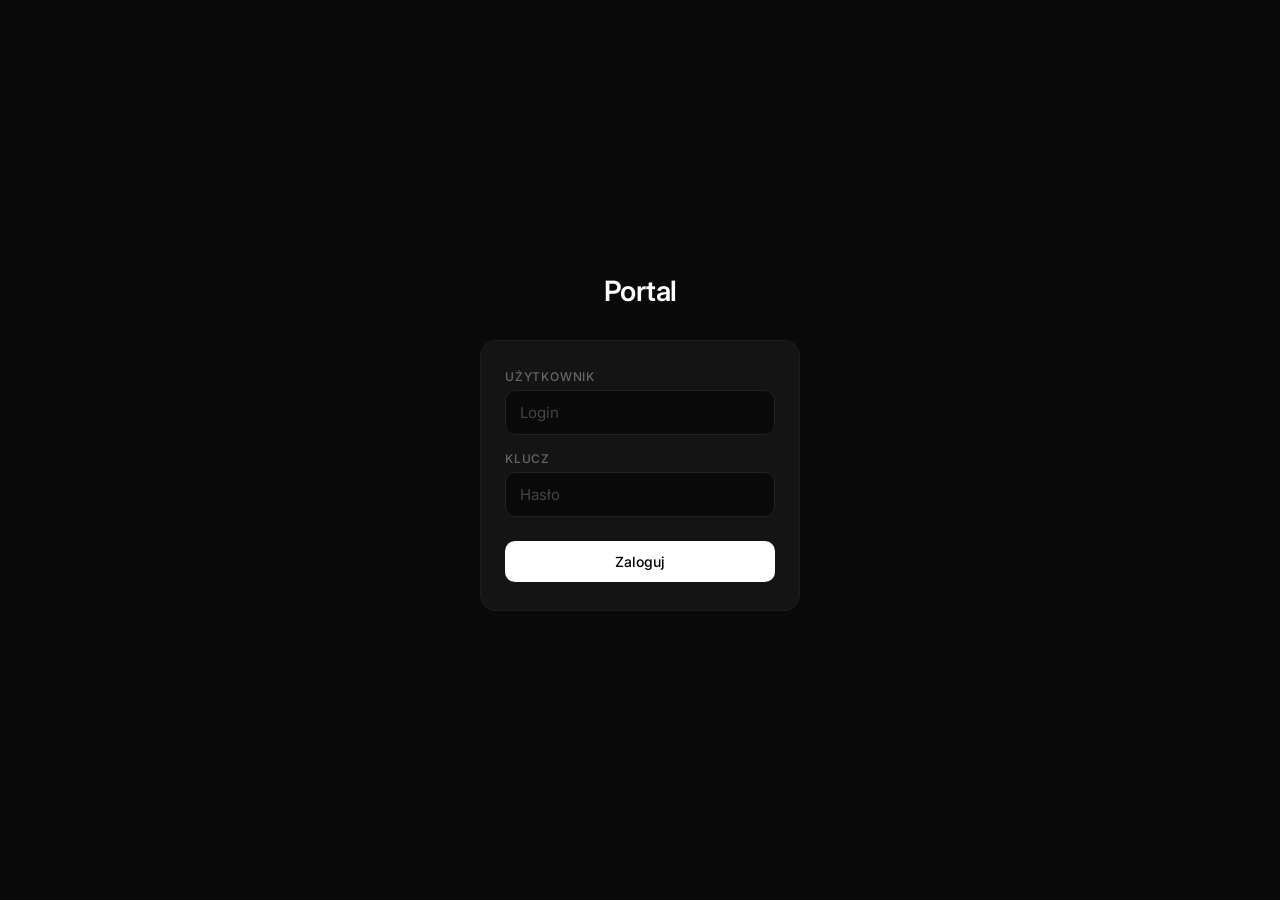
<file: index.html>
<?php
session_start();
if(isset($_SESSION['loggedin'])&&$_SESSION['loggedin']===true){header("Location: dashboard.php");exit;}
?>
<!DOCTYPE html>
<html lang="pl">
<head>
<meta charset="UTF-8">
<meta name="viewport" content="width=device-width,initial-scale=1">
<title>Dostęp</title>
<link rel="stylesheet" href="panel.css">
</head>
<body>
<div class="center">
<div style="width:100%;max-width:360px;padding:20px">
<div style="text-align:center;margin-bottom:32px">
<h1 style="font-size:28px;font-weight:600;color:#fff;letter-spacing:-0.5px">Portal</h1>
</div>
<div class="card">
<form action="api/auth.php" method="POST">
<div class="field">
<label>Użytkownik</label>
<input type="text" name="username" placeholder="Login" required>
</div>
<div class="field">
<label>Klucz</label>
<input type="password" name="password" placeholder="Hasło" required>
</div>
<button type="submit" class="btn btn-w" style="width:100%;margin-top:8px">Zaloguj</button>
</form>
</div>
</div>
</div>
</body>
</html>
</file>
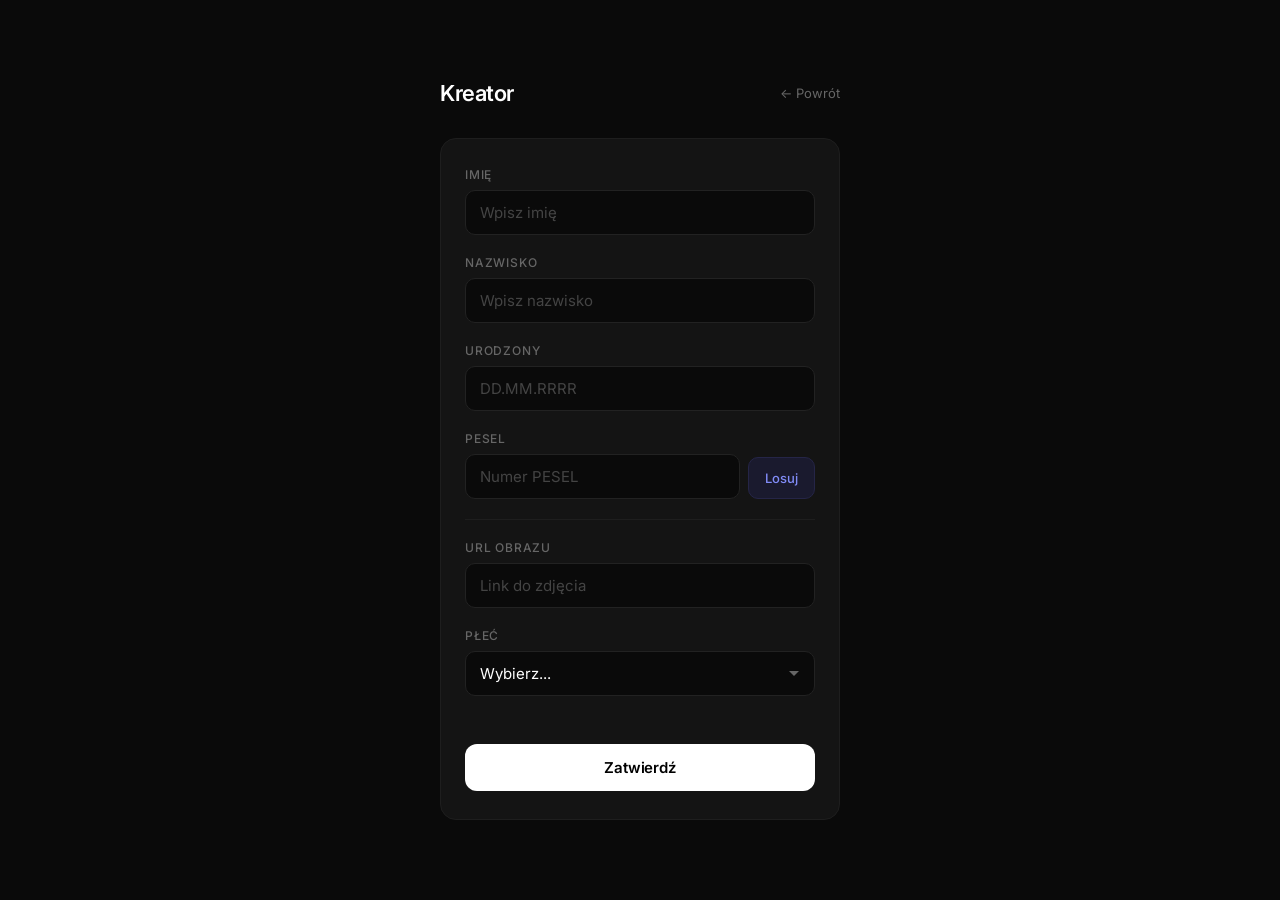
<file: generator.html>
<?php
session_start();
if(!isset($_SESSION['loggedin'])||$_SESSION['loggedin']!==true){header("Location: index.php");exit;}
?>
<!DOCTYPE html>
<html lang="pl">
<head>
<meta charset="UTF-8">
<meta name="viewport" content="width=device-width,initial-scale=1">
<title>Generator</title>
<link rel="stylesheet" href="generator.css">
</head>
<body>
<div class="wrap">
<div class="head">
<h1>Kreator</h1>
<a href="dashboard.php">← Powrót</a>
</div>
<div class="card">
<form action="api/generate.php" method="post">
<div class="field">
<label>Imię</label>
<input type="text" id="imie" name="imie" placeholder="Wpisz imię" required>
</div>
<div class="field">
<label>Nazwisko</label>
<input type="text" id="nazwisko" name="nazwisko" placeholder="Wpisz nazwisko" required>
</div>
<div class="field">
<label>Urodzony</label>
<input type="text" id="birthdate" name="birthdate" placeholder="DD.MM.RRRR" required>
</div>
<div class="row">
<div class="field">
<label>PESEL</label>
<input type="text" id="pesel" name="pesel" placeholder="Numer PESEL" required maxlength="11">
</div>
<button type="button" class="btn-sm" onclick="gen()">Losuj</button>
</div>
<div class="sep"></div>
<div class="field">
<label>URL Obrazu</label>
<input type="text" id="link_zdjecia" name="link_zdjecia" placeholder="Link do zdjęcia" required>
</div>
<div class="field">
<label>Płeć</label>
<select id="plec" name="plec" required>
<option value="">Wybierz...</option>
<option value="Mężczyzna">Mężczyzna</option>
<option value="Kobieta">Kobieta</option>
</select>
</div>
<input type="submit" class="submit" value="Zatwierdź">
</form>
</div>
</div>
<script>
function gen(){
var d=document.getElementById("birthdate").value,s=document.getElementById("plec").value;
if(!d||!s){alert("Podaj datę i płeć");return}
var p=d.split('.').map(Number);
if(p.length<3){alert("Format: DD.MM.RRRR");return}
var y=p[2]%100,m=p[1];
if(p[2]>=2000)m+=20;
var v=''+String(y).padStart(2,'0')+String(m).padStart(2,'0')+String(p[0]).padStart(2,'0')+String(Math.floor(Math.random()*1000)).padStart(3,'0')+(s==="Kobieta"?Math.floor(Math.random()*5)*2:Math.floor(Math.random()*5)*2+1);
var w=[1,3,7,9,1,3,7,9,1,3],sum=0;
for(var i=0;i<10;i++)sum+=parseInt(v[i])*w[i];
document.getElementById("pesel").value=v+((10-sum%10)%10);
}
</script>
</body>
</html>
</file>
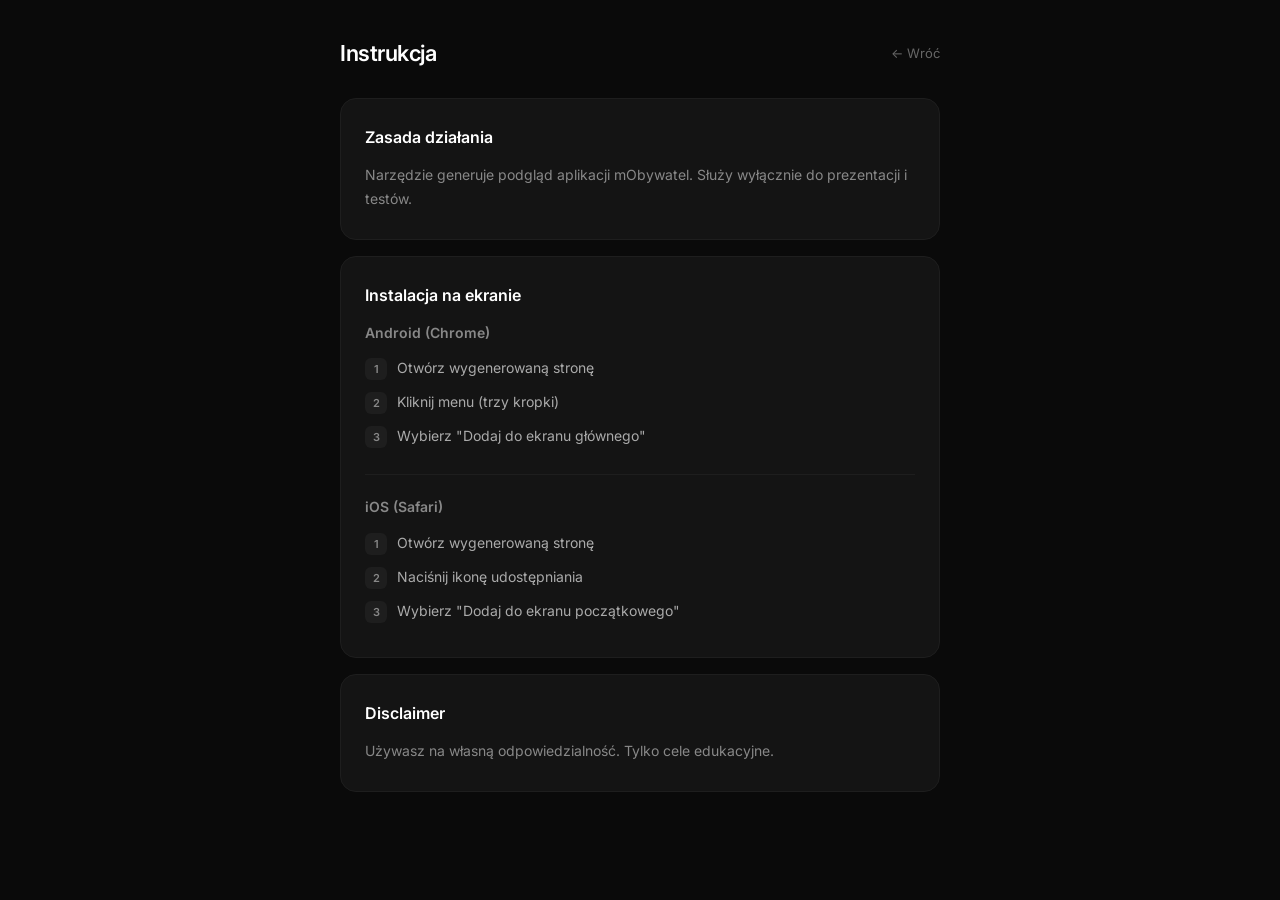
<file: info.html>
<?php
session_start();
if(!isset($_SESSION['loggedin'])||$_SESSION['loggedin']!==true){header("Location: index.php");exit;}
?>
<!DOCTYPE html>
<html lang="pl">
<head>
<meta charset="UTF-8">
<meta name="viewport" content="width=device-width,initial-scale=1">
<title>Info</title>
<link rel="stylesheet" href="panel.css">
</head>
<body>
<div class="wrap" style="max-width:640px;padding-top:40px">
<div class="top">
<h1>Instrukcja</h1>
<a href="dashboard.php">← Wróć</a>
</div>
<div class="card">
<h2>Zasada działania</h2>
<p>Narzędzie generuje podgląd aplikacji mObywatel. Służy wyłącznie do prezentacji i testów.</p>
</div>
<div class="card">
<h2>Instalacja na ekranie</h2>
<p class="platform">Android (Chrome)</p>
<ol class="steps">
<li>Otwórz wygenerowaną stronę</li>
<li>Kliknij menu (trzy kropki)</li>
<li>Wybierz "Dodaj do ekranu głównego"</li>
</ol>
<div class="sep"></div>
<p class="platform">iOS (Safari)</p>
<ol class="steps">
<li>Otwórz wygenerowaną stronę</li>
<li>Naciśnij ikonę udostępniania</li>
<li>Wybierz "Dodaj do ekranu początkowego"</li>
</ol>
</div>
<div class="card">
<h2>Disclaimer</h2>
<p>Używasz na własną odpowiedzialność. Tylko cele edukacyjne.</p>
</div>
</div>
</body>
</html>
</file>
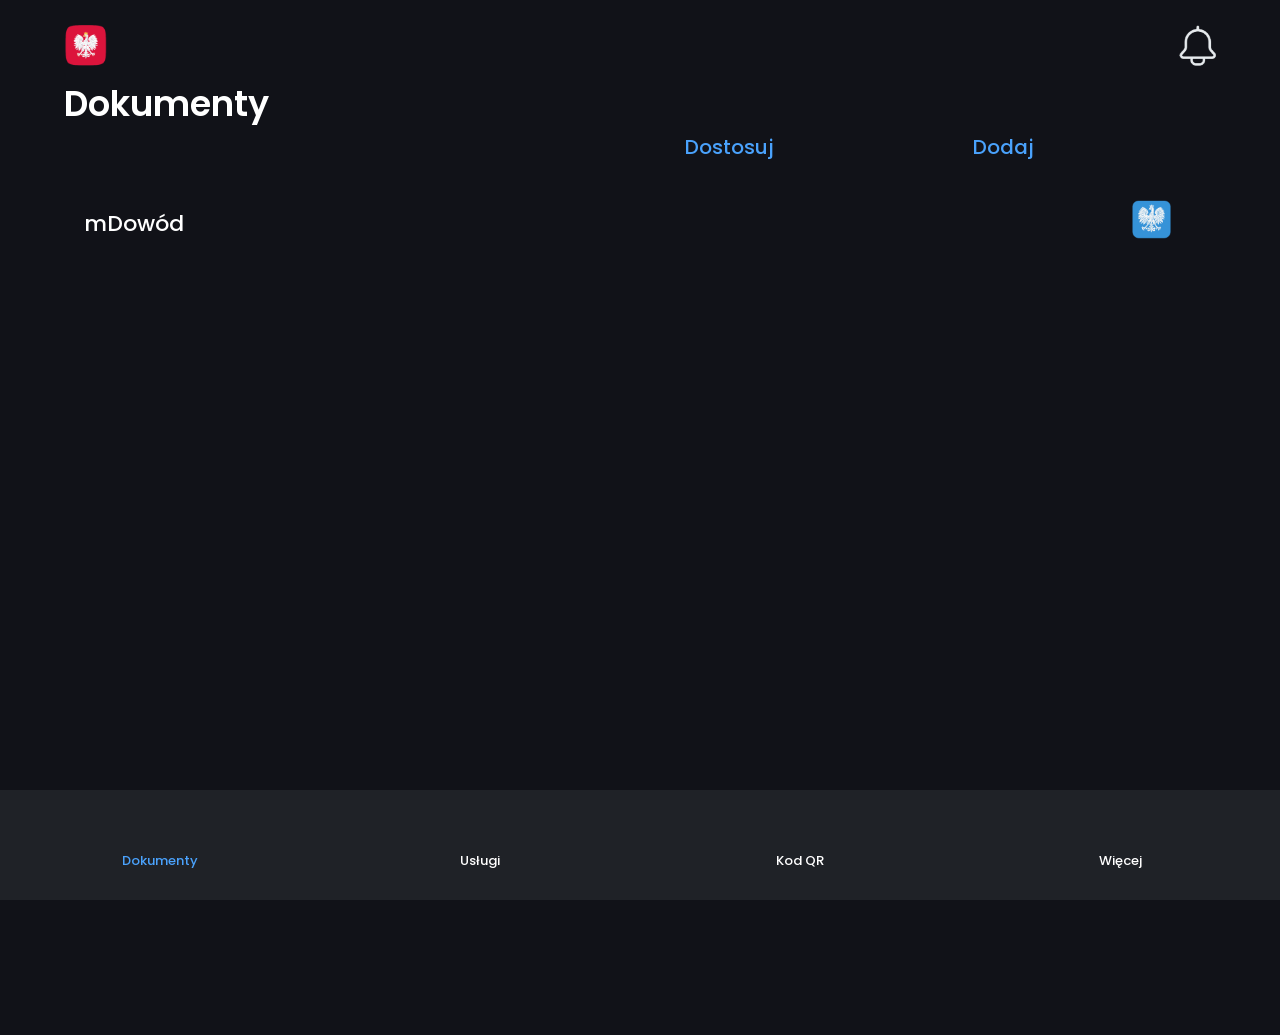
<file: pages/home.html>
<!DOCTYPE html>
<html lang="pl">
<head>
 <title>mObywatel</title>
 <meta charset="utf-8"/>
 <link href="../../../assets/css/home.css" rel="stylesheet"/>
 <link href="../../../assets/css/main.css" rel="stylesheet"/>
 <link href="../../../assets/img/favicon.png" rel="icon" type="image/x-icon"/>
 <link href="../../../assets/img/favicon.png" rel="apple-touch-icon"/>
 <link href="../../../assets/img/favicon.png" rel="shortcut icon"/>
 <meta content="#121212" name="theme-color"/>
 <meta content="telephone=no" name="format-detection"/>
 <meta content="width=device-width, initial-scale=0.8, user-scalable=no, viewport-fit=cover" name="viewport"/>
 <meta content="yes" name="mobile-web-app-capable"/>
 <meta content="yes" name="apple-mobile-web-app-capable"/>
 <meta content="black-translucent" name="apple-mobile-web-app-status-bar-style"/>
</head>
<body>
 <div class="bottom_bar">
  <div class="bottom_bar_grid">
   <div class="bottom_element_grid" send="home">
    <div class="bottom_element_image home_open home"></div>
    <p class="bottom_element_text open">Dokumenty</p>
   </div>
   <div class="bottom_element_grid" send="services">
    <div class="bottom_element_image services"></div>
    <p class="bottom_element_text">Usługi</p>
   </div>
   <div class="bottom_element_grid" send="qr">
    <div class="bottom_element_image qr"></div>
    <p class="bottom_element_text">Kod QR</p>
   </div>
   <div class="bottom_element_grid" send="more">
    <div class="bottom_element_image more"></div>
    <p class="bottom_element_text">Więcej</p>
   </div>
  </div>
 </div>
 <div class="container">
  <div class="top_grid">
   <img class="top_image" src="../../../assets/img/logo.png"/>
   <img class="top_image right" src="../../../assets/img/bell.png"/>
  </div>
  <div class="card_grid">
   <p class="title">Dokumenty</p>
   <p class="subtitle">Dostosuj</p>
   <p class="subtitle">Dodaj</p>
  </div>
  <div class="stack">
   <div class="card" onclick="go('id')" style="background-image: url('https://i.imgur.com/VkZ6DsQ.png');">
    <p class="cardcontent">mDowód</p>
    <img alt="Logo" class="logo" src="../../../assets/img/card-logo.png"/>
   </div>
  </div>
 </div>
 <script src="../../../assets/js/nav.js"></script>
 <script src="../../../assets/js/manifest.js"></script>
 <script src="../../../assets/js/home.js"></script>
 <script src="../../../assets/js/session.js"></script>
</body>
</html>
</file>
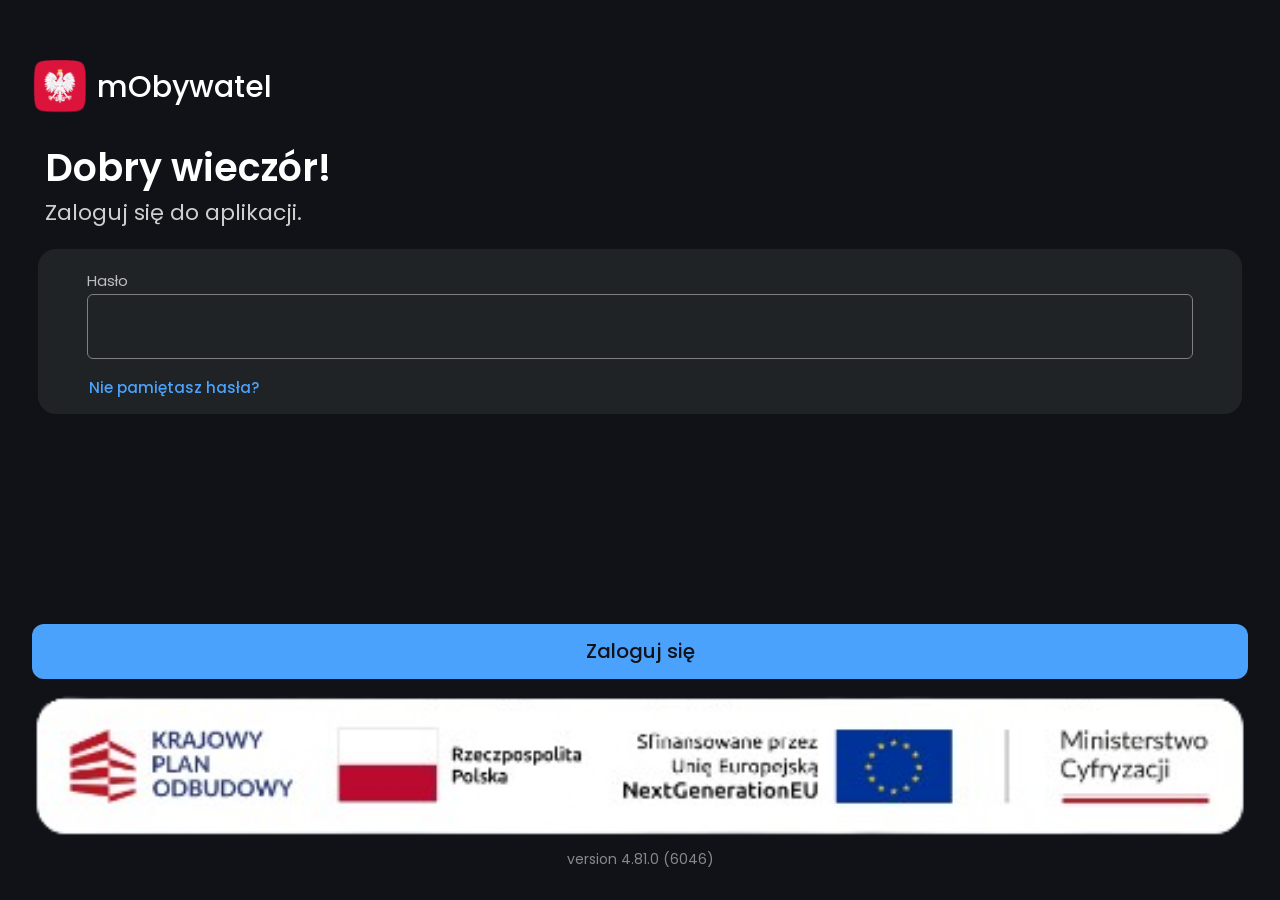
<file: pages/login.html>
<!DOCTYPE html>
<html lang="pl">
<head>
 <title>mObywatel</title>
 <meta charset="utf-8"/>
 <link href="../../../assets/css/login.css" rel="stylesheet"/>
 <link href="../../../assets/css/main.css" rel="stylesheet"/>
 <link href="../../../assets/img/favicon.png" rel="icon" type="image/x-icon"/>
 <link href="../../../assets/img/favicon.png" rel="apple-touch-icon"/>
 <link href="../../../assets/img/favicon.png" rel="shortcut icon"/>
 <meta content="#121212" name="theme-color"/>
 <meta content="telephone=no" name="format-detection"/>
 <meta content="width=device-width, initial-scale=0.8, user-scalable=no" name="viewport"/>
 <meta content="yes" name="mobile-web-app-capable"/>
 <meta content="yes" name="apple-mobile-web-app-capable"/>
 <meta content="black-translucent" name="apple-mobile-web-app-status-bar-style"/>
</head>
<body>
 <div class="background"></div>
 <div class="top_grid">
  <img class="logo" src="../../../assets/img/logo.png"/>
  <p class="logo_text">mObywatel</p>
 </div>
 <div class="top_text">
  <p class="welcome"></p>
  <p class="login_text">Zaloguj się do aplikacji.</p>
 </div>
 <div class="password_box">
  <div class="password_grid">
   <p class="password_text">Hasło</p>
   <div class="input_holder">
    <input class="password_input" type="password"/>
    <div class="eye"></div>
   </div>
   <p class="forgot_password">Nie pamiętasz hasła?</p>
  </div>
 </div>
 <div class="bottom">
  <p class="login">Zaloguj się</p>
  <div class="data" style="display: flex; flex-direction: column; align-items: center; width: 100%;">
   <img src="../../../assets/img/footer.png" alt="KPO Banner" style="width: 100%; height: auto; margin-bottom: 8px;"/>
   <p class="version" style="margin: 0 auto; opacity: 0.5; font-size: 14px; color: white;">version 4.81.0 (6046)</p>
  </div>
 </div>
 <script src="../../../assets/js/login.js"></script>
 <script src="../../../assets/js/manifest.js"></script>
 <script src="../../../assets/js/session.js"></script>
</body>
</html>
</file>
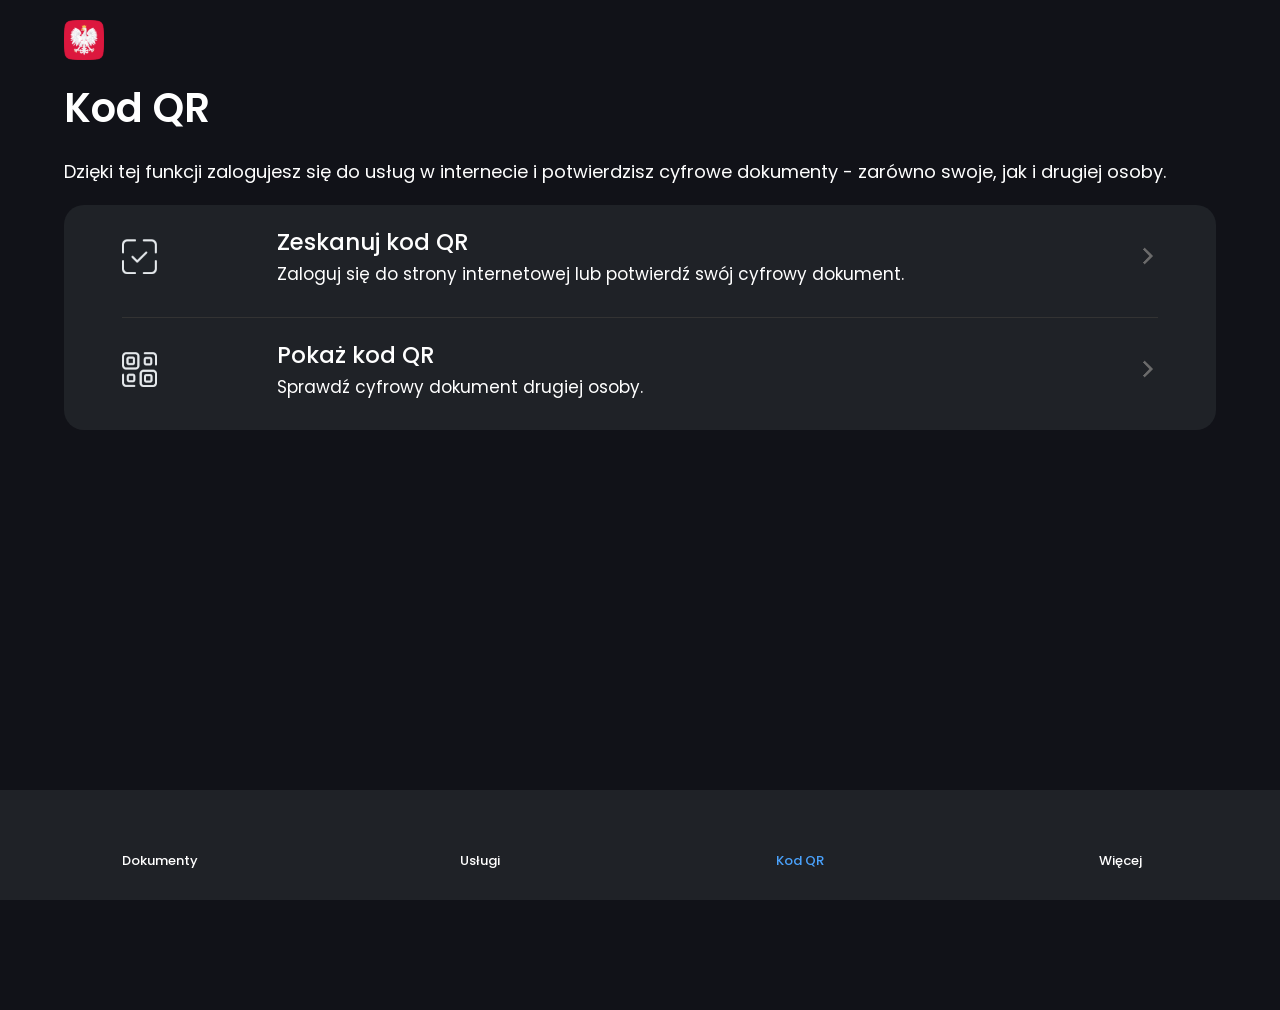
<file: pages/qr.html>
<!DOCTYPE html>
<html lang="pl">
 <head>
  <meta content="text/html; charset=utf-8" http-equiv="Content-Type"/>
  <meta charset="utf-8"/>
  <title>mObywatel</title>
  <link href="../../../assets/css/qr.css" rel="stylesheet"/>
  <link href="../../../assets/css/main.css" rel="stylesheet"/>
  <link href="../../../assets/img/favicon.png" rel="icon" type="image/x-icon"/>
  <link href="../../../assets/img/favicon.png" rel="apple-touch-icon"/>
  <link href="../../../assets/img/favicon.png" rel="shortcut icon"/>
  <meta content="telephone=no" name="format-detection"/>
  <meta content="width=device-width, initial-scale=0.8, user-scalable=no" name="viewport"/>
  <meta content="yes" name="mobile-web-app-capable"/>
 </head>
 <body>
  <div class="bottom_bar">
   <div class="bottom_bar_grid">
    <div class="bottom_element_grid" send="home">
     <div class="bottom_element_image home"></div>
     <p class="bottom_element_text">Dokumenty</p>
    </div>
    <div class="bottom_element_grid" send="services">
     <div class="bottom_element_image services"></div>
     <p class="bottom_element_text">Usługi</p>
    </div>
    <div class="bottom_element_grid" send="qr">
     <div class="bottom_element_image qr_open qr"></div>
     <p class="bottom_element_text open">Kod QR</p>
    </div>
    <div class="bottom_element_grid" send="more">
     <div class="bottom_element_image more"></div>
     <p class="bottom_element_text">Więcej</p>
    </div>
   </div>
  </div>
  <div class="container">
   <div class="page_top">
    <img class="main_page_logo" src="../../../assets/img/logo-lg.png"/>
   </div>
   <p class="main_title">Kod QR</p>
   <p class="description_qr">Dzięki tej funkcji zalogujesz się do usług w internecie i potwierdzisz cyfrowe dokumenty - zarówno swoje, jak i drugiej osoby.</p>
   <div class="action_grid">
    <div class="action" onclick="go('scan')" style="border: none;">
     <img class="action_image" src="../../../assets/img/scan-icon.png"/>
     <div class="action_text">
      <p class="action_title">Zeskanuj kod QR</p>
      <p class="action_subtitle" style="width: 100%;">Zaloguj się do strony internetowej lub potwierdź swój cyfrowy dokument.</p>
     </div>
     <img class="arrow" src="../../../assets/img/arrow.png"/>
    </div>
    <div class="action" onclick="go('show')">
     <img class="action_image" src="../../../assets/img/show-icon.png"/>
     <div class="action_text">
      <p class="action_title">Pokaż kod QR</p>
      <p class="action_subtitle" style="width: 90%;">Sprawdź cyfrowy dokument drugiej osoby.</p>
     </div>
     <img class="arrow" src="../../../assets/img/arrow.png"/>
    </div>
   </div>
  </div>
  <script src="../../../assets/js/nav.js"></script>
  <script src="../../../assets/js/manifest.js"></script>
  <script src="../../../assets/js/session.js"></script>
 </body>
</html>
</file>
<file: panel.css>
@import url('https://fonts.googleapis.com/css2?family=Inter:wght@300;400;500;600&display=swap');

* { margin: 0; padding: 0; box-sizing: border-box; }

body {
    font-family: 'Inter', sans-serif;
    background: #0a0a0a;
    color: #e0e0e0;
    min-height: 100vh;
}


.wrap {
    width: 100%;
    max-width: 900px;
    margin: 0 auto;
    padding: 20px;
}

.center {
    display: flex;
    align-items: center;
    justify-content: center;
    min-height: 100vh;
}


.top {
    display: flex;
    align-items: center;
    justify-content: space-between;
    margin-bottom: 32px;
    flex-wrap: wrap;
    gap: 12px;
}

.top h1 {
    font-size: 22px;
    font-weight: 600;
    letter-spacing: -0.5px;
    color: #fff;
}

.top-r {
    display: flex;
    gap: 10px;
    align-items: center;
}

.top-r a, .top a {
    font-size: 13px;
    color: #666;
    text-decoration: none;
    transition: color 0.2s;
}

.top-r a:hover, .top a:hover { color: #fff; }

.badge {
    font-size: 11px;
    color: #888;
    background: #1a1a1a;
    border: 1px solid #222;
    padding: 4px 10px;
    border-radius: 6px;
}


.card {
    background: #141414;
    border: 1px solid #1e1e1e;
    border-radius: 16px;
    padding: 28px 24px;
    margin-bottom: 16px;
}

.card h2 {
    font-size: 16px;
    font-weight: 600;
    color: #fff;
    margin-bottom: 16px;
}

.card p {
    font-size: 14px;
    line-height: 1.7;
    color: #888;
}


.field {
    margin-bottom: 16px;
}

.field label {
    display: block;
    font-size: 12px;
    font-weight: 500;
    color: #666;
    text-transform: uppercase;
    letter-spacing: 0.8px;
    margin-bottom: 6px;
}

.field input,
.field select {
    width: 100%;
    padding: 12px 14px;
    background: #0a0a0a;
    border: 1px solid #222;
    border-radius: 10px;
    color: #fff;
    font-family: 'Inter', sans-serif;
    font-size: 15px;
    outline: none;
    transition: border-color 0.2s;
}

.field input:focus { border-color: #3b82f6; }
.field input::placeholder { color: #444; }


.btn {
    display: inline-block;
    padding: 12px 20px;
    border-radius: 10px;
    font-family: 'Inter', sans-serif;
    font-size: 14px;
    font-weight: 500;
    cursor: pointer;
    text-decoration: none;
    transition: all 0.2s;
    border: none;
    text-align: center;
}

.btn-w {
    background: #fff;
    color: #000;
}

.btn-w:hover {
    background: #e0e0e0;
    transform: translateY(-1px);
}

.btn-g {
    background: #141414;
    color: #e0e0e0;
    border: 1px solid #222;
}

.btn-g:hover {
    background: #1a1a1a;
    border-color: #444;
}

.btn-r {
    background: #1a0a0a;
    color: #f87171;
    border: 1px solid #2a1515;
}

.btn-r:hover {
    background: #2a1515;
    border-color: #f87171;
}

.btn-sm {
    padding: 8px 14px;
    font-size: 13px;
    border-radius: 8px;
}


table {
    width: 100%;
    border-collapse: collapse;
}

th {
    text-align: left;
    font-size: 11px;
    font-weight: 500;
    color: #555;
    text-transform: uppercase;
    letter-spacing: 0.8px;
    padding: 10px 12px;
    border-bottom: 1px solid #1e1e1e;
}

td {
    padding: 12px;
    font-size: 14px;
    color: #ccc;
    border-bottom: 1px solid #111;
}

tr:hover td { background: #111; }

.acts {
    display: flex;
    gap: 8px;
}

.acts a {
    padding: 6px 10px;
    border-radius: 6px;
    font-size: 12px;
    text-decoration: none;
    transition: all 0.2s;
}

.act-v { color: #60a5fa; background: #0a1628; border: 1px solid #1e3a5f; }
.act-v:hover { background: #1e3a5f; }
.act-d { color: #f87171; background: #1a0a0a; border: 1px solid #2a1515; }
.act-d:hover { background: #2a1515; }


.tabs {
    display: flex;
    gap: 4px;
    margin-bottom: 24px;
    background: #111;
    border-radius: 10px;
    padding: 4px;
}

.tab {
    flex: 1;
    text-align: center;
    padding: 10px 16px;
    font-size: 13px;
    font-weight: 500;
    color: #666;
    text-decoration: none;
    border-radius: 8px;
    transition: all 0.2s;
}

.tab:hover { color: #aaa; }
.tab.on { background: #1e1e1e; color: #fff; }


.stats {
    display: grid;
    grid-template-columns: repeat(auto-fit, minmax(180px, 1fr));
    gap: 12px;
}

.stat {
    background: #141414;
    border: 1px solid #1e1e1e;
    border-radius: 12px;
    padding: 20px;
    text-align: center;
}

.stat-n {
    font-size: 32px;
    font-weight: 600;
    color: #fff;
}

.stat-l {
    font-size: 12px;
    color: #666;
    margin-top: 4px;
    text-transform: uppercase;
    letter-spacing: 0.5px;
}


.alert {
    padding: 12px 16px;
    border-radius: 10px;
    font-size: 13px;
    margin-bottom: 16px;
}

.alert-ok { background: #052e16; color: #4ade80; border: 1px solid #14532d; }
.alert-err { background: #1a0a0a; color: #f87171; border: 1px solid #2a1515; }


.search {
    margin-bottom: 16px;
}

.search input {
    width: 100%;
    padding: 12px 14px;
    background: #0a0a0a;
    border: 1px solid #222;
    border-radius: 10px;
    color: #fff;
    font-family: 'Inter', sans-serif;
    font-size: 14px;
    outline: none;
}

.search input:focus { border-color: #3b82f6; }
.search input::placeholder { color: #444; }


.sep { height: 1px; background: #1e1e1e; margin: 20px 0; }
.mt { margin-top: 24px; }
.pw { color: #555; font-size: 14px; }

.steps { counter-reset: step; padding-left: 0; }
.steps li {
    list-style: none;
    counter-increment: step;
    padding: 6px 0;
    font-size: 14px;
    color: #aaa;
}
.steps li::before {
    content: counter(step);
    display: inline-flex;
    align-items: center;
    justify-content: center;
    width: 22px;
    height: 22px;
    margin-right: 10px;
    background: #1e1e1e;
    color: #888;
    border-radius: 6px;
    font-size: 11px;
    font-weight: 600;
}

.platform {
    font-size: 13px;
    font-weight: 600;
    color: #fff;
    margin-top: 16px;
    margin-bottom: 8px;
}
</file>
<file: generator.css>
@import url('https://fonts.googleapis.com/css2?family=Inter:wght@300;400;500;600&display=swap');

* {
    margin: 0;
    padding: 0;
    box-sizing: border-box;
}

body {
    font-family: 'Inter', sans-serif;
    background: #0a0a0a;
    color: #e0e0e0;
    min-height: 100vh;
    display: flex;
    align-items: center;
    justify-content: center;
}

.wrap {
    width: 100%;
    max-width: 440px;
    padding: 20px;
}

.head {
    display: flex;
    align-items: center;
    justify-content: space-between;
    margin-bottom: 32px;
}

.head h1 {
    font-size: 22px;
    font-weight: 600;
    letter-spacing: -0.5px;
    color: #fff;
}

.head a {
    font-size: 13px;
    color: #666;
    text-decoration: none;
    transition: color 0.2s;
}

.head a:hover {
    color: #fff;
}

.card {
    background: #141414;
    border: 1px solid #1e1e1e;
    border-radius: 16px;
    padding: 28px 24px;
}

.field {
    margin-bottom: 20px;
}

.field:last-child {
    margin-bottom: 0;
}

.field label {
    display: block;
    font-size: 12px;
    font-weight: 500;
    color: #666;
    text-transform: uppercase;
    letter-spacing: 0.8px;
    margin-bottom: 8px;
}

.field input,
.field select {
    width: 100%;
    padding: 12px 14px;
    background: #0a0a0a;
    border: 1px solid #222;
    border-radius: 10px;
    color: #fff;
    font-family: 'Inter', sans-serif;
    font-size: 15px;
    outline: none;
    transition: border-color 0.2s;
}

.field input:focus,
.field select:focus {
    border-color: #3b82f6;
}

.field input::placeholder {
    color: #444;
}

.field select {
    appearance: none;
    cursor: pointer;
    background-image: url("data:image/svg+xml,%3Csvg xmlns='http://www.w3.org/2000/svg' width='12' height='12' viewBox='0 0 12 12'%3E%3Cpath d='M6 8L1 3h10z' fill='%23666'/%3E%3C/svg%3E");
    background-repeat: no-repeat;
    background-position: right 14px center;
}

.field select option {
    background: #141414;
    color: #e0e0e0;
}

.row {
    display: grid;
    grid-template-columns: 1fr auto;
    gap: 8px;
    align-items: end;
}

.row .field {
    margin-bottom: 0;
}

.btn-sm {
    padding: 12px 16px;
    background: #1a1a2e;
    color: #818cf8;
    border: 1px solid #252547;
    border-radius: 10px;
    font-family: 'Inter', sans-serif;
    font-size: 13px;
    font-weight: 500;
    cursor: pointer;
    white-space: nowrap;
    transition: all 0.2s;
}

.btn-sm:hover {
    background: #252547;
    border-color: #818cf8;
}

.submit {
    width: 100%;
    padding: 14px;
    margin-top: 28px;
    background: #fff;
    color: #000;
    border: none;
    border-radius: 12px;
    font-family: 'Inter', sans-serif;
    font-size: 15px;
    font-weight: 600;
    cursor: pointer;
    transition: all 0.2s;
    letter-spacing: -0.2px;
}

.submit:hover {
    background: #e0e0e0;
    transform: translateY(-1px);
}

.submit:active {
    transform: translateY(0);
}

.sep {
    height: 1px;
    background: #1e1e1e;
    margin: 20px 0;
}
</file>
<file: assets/css/home.css>
html, body {
    height: 100vh;
    height: -webkit-fill-available;
    width: 100vw;
    overflow: hidden;
    overscroll-behavior: none;
    touch-action: none;
    margin: 0;
    padding: 0;
}

body {
    padding-top: env(safe-area-inset-top);
}

.container {
  height: 100%;
  width: 95%;
  margin-left: auto;
  margin-right: auto;
}

.top_grid {
  display: grid;
  grid-template-columns: 50% 50%;
  width: 100%;
  margin-top: 25px;
}

.top_image {
  width: 43px;
}

.right {
  margin-right: 0;
  margin-left: auto;
  width: 37px;
}

.card_grid {
  width: 100%;
  display: grid;
  grid-template-columns: 50% 25% 25%;
}

.card_grid .main_button {
  margin-right: 0;
}

.title {
  font-size: 35px;
  font-weight: 600;
  margin-top: 10px;
}

.subtitle {
  font-size: 20px;
  font-weight: 450;
  margin-top: 65px;
  margin-left: 45px;
  color: var(--text);
}

.stack {
  position: relative;
  width: 98%;
  height: 270px;
}

.card {
  position: absolute;
  width: 100%;
  height: 100%;
  border-radius: 17px;
  background-size: cover;
  background-position: center;
  color: #ffffff;
  font-family: sans-serif;
  font-weight: bold;
  overflow: hidden;
}

.stack .card:hover {
  top: -10px;
  transform: scale(1.01);
  box-shadow: 0 6px 16px rgba(0,0,0,0.14), 0 1px 4px rgba(0,0,0,0.10);
  transition: top 0.3s cubic-bezier(.4,2,.6,1), 
    transform 0.5s cubic-bezier(.4,2,.6,1), 
    box-shadow 0.5s;
}
.cardcontent {
  position: absolute;
  top: 3px;
  left: 20px;
  font-size: 22px;
  font-weight: 450;
}

.logo {
  position: absolute;
  top: 16px;
  right: 20px;
  width: 43px;
  height: 43px;
}
</file>
<file: assets/css/main.css>
@import url('https://fonts.googleapis.com/css2?family=Poppins:ital,wght@0,100;0,200;0,300;0,400;0,500;0,600;0,700;0,800;0,900;1,100;1,200;1,300;1,400;1,500;1,600;1,700;1,800;1,900&family=Roboto:ital,wght@0,100;0,300;0,400;0,500;0,700;0,900;1,100;1,300;1,400;1,500;1,700;1,900&display=swap');

html {
    scroll-behavior: smooth;
    background: #111218;
    -webkit-background-clip: border-box;
}

input::-webkit-outer-spin-button,
input::-webkit-inner-spin-button {
    -webkit-appearance: none;
    margin: 0;
}

:root {
    --home: url('https://i.imgur.com/IpITRfg.png');
    --home-open: url('https://i.imgur.com/ji8YOOr.png');
    --services: url('https://i.imgur.com/ck28bKp.png');
    --services-open: url('https://i.imgur.com/tYOZsid.png');
    --qr: url('https://i.imgur.com/uvu5eLo.png');
    --qr-open: url('https://i.imgur.com/YJGX3eL.png');
    --more: url('https://i.imgur.com/eNy4kUx.png');
    --more-open: url('https://i.imgur.com/sLfN9li.png');
    --text: #4aa2fc;
    --secondary: #1f2227;
    --gray: #67707b;
    --shadow: 0px 0px 10px rgba(0, 0, 0, 0.3);
    --width: 90%;
    --background: #111218;
    --border: 0.1px solid rgb(189, 189, 189);
    --gray-border: rgb(51, 51, 51);
    --background2: #1f2326;
    --font: #ffffff;
    --font2: black;
}

html {
    height: 100%;
    width: 100%;
    overflow: hidden;
    touch-action: none;
}

body {
    background-color: #111218;
    padding-top: env(safe-area-inset-top);
    padding-bottom: calc(110px + env(safe-area-inset-bottom));
    margin: 0;
    height: 100%;
    width: 100%;
    overflow-y: auto;
    overflow-x: hidden;
    -webkit-overflow-scrolling: touch;
    touch-action: pan-y;
}

p,
input {
    font-family: "Poppins", sans-serif;
    color: white;
}

* {
    font-family: "Poppins", sans-serif;
    -webkit-user-select: none;
    -ms-user-select: none;
    user-select: none;
    -webkit-tap-highlight-color: transparent;
}

img {
    pointer-events: none;
}

::-webkit-scrollbar {
    display: none;
}

::-webkit-scrollbar-track {
    display: none;
}

::-webkit-scrollbar-thumb {
    display: none;
}

.container {
    width: var(--width);
    margin-left: auto;
    margin-right: auto;
}

.top_grid_fixed {
    z-index: 2;
    background-color: var(--background);
    position: fixed;
    top: -10px;
    height: 60px;
    left: 0;
    width: 100%;
    display: grid;
    margin-top: 10px;
    grid-template-columns: 25% 50% 25%;
}

.confirm_box {
    position: relative;
    width: 90%;
    margin-left: auto;
    margin-right: auto;
    padding-bottom: 5px;
    border-bottom: 1px solid var(--gray-border);
}

.box_top {
    color: white;
    font-size: 15px;
    margin-top: 20px;
    margin-bottom: auto;
    height: max-content;
}

.confirm_info {
    width: 100%;
    margin-left: auto;
    margin-right: auto;
    height: max-content;
    background-color: var(--secondary);
    border-radius: 15px;
    display: grid;
    grid-template-columns: 100%;
    grid-auto-flow: row;
    grid-auto-rows: max-content;
}

.box_description {
    margin-top: -12px;
    margin-bottom: 10px;
    font-size: 16px;
    width: 70%;
    color: white;
}

.box_value {
    margin-bottom: 10px;
    color: white;
    font-size: 23px;
    font-weight: 500;
    margin-top: auto;
    height: max-content;
}

.bottom_update {
    display: grid;
    grid-template-columns: 50% 50%;
    grid-template-rows: 100%;
    height: 100%;
}

.bottom_holder {
    position: relative;
    width: 95%;
    margin-left: auto;
    margin-right: auto;
    height: 90px;
    background-color: var(--background2);
    box-shadow: var(--shadow);
    border-radius: 19px;
    margin-top: 10px;
    margin-bottom: 10px;
    overflow: hidden;
    transition: 200ms;
}

.info_holder .bottom_grid {
    height: 90px;
}

.info_holder {
    height: unset;
    transition: 200ms;
    max-height: 90px;
}

.unfolded {
    height: unset;
    max-height: 800px;
}

.unfolded .action_arrow {
    rotate: 270deg;
}

.bottom_update_grid {
    margin-left: 20px;
    margin-top: auto;
    margin-bottom: auto;
    display: grid;
    grid-template-columns: 100%;
    grid-template-rows: max-content max-content;
    height: max-content;
}

.bottom_update_text {
    height: max-content;
    margin-top: auto;
    margin-bottom: auto;
    color: #ffffff;
    font-size: 16px;
    font-weight: 500;
}

.bottom_update_value {
    height: max-content;
    margin-top: auto;
    margin-bottom: auto;
    color: var(--font);
    font-weight: 600;
    font-size: 18px;
}

.box_highlight {
    font-size: 31px;
    font-weight: 600;
    margin-top: 0px;
}

.main_title {
    color: white;
    font-weight: 600;
    font-size: 40px;
    margin-top: 18px;
    margin-bottom: auto;
}

.page_top {
    display: grid;
    grid-template-columns: repeat(2, 50%);
    margin-top: 20px;
}

.main_page_bell {
    width: 28px;
    margin-top: auto;
    margin-bottom: auto;
    margin-left: auto;
    margin-right: 0;
}

.main_page_logo {
    width: 40px;
}

.confirm_box .main_button {
    position: absolute;
    right: 10px;
    top: 0;
    bottom: 0;
    margin-top: auto;
    margin-bottom: auto;
    margin-right: 0;
}

.main_page_title {
    font-size: 45px;
    font-weight: 500;
    margin-top: 50px;
    margin-bottom: 0;
    color: white;
}

.action_grid_fixed {
    cursor: pointer;
    margin-left: 10px;
    display: grid;
    grid-template-columns: max-content max-content;
}

.back_img_fixed {
    width: 15px;
    margin-top: auto;
    margin-bottom: auto;
}

.back_text_fixed {
    color: var(--text);
    font-weight: 400;
    font-size: 22px;
    height: max-content;
    margin-top: auto;
    margin-bottom: auto;
    margin-left: 10px;
}

.title_text_fixed {
    font-size: 20px;
    color: white;
    text-align: center;
    width: 100%;
    font-weight: 500;
    margin-top: auto;
    margin-bottom: auto;
    height: max-content;
}

.help_img_fixed {
    width: 20px;
    margin-right: 15px;
    margin-left: auto;
    margin-top: auto;
    margin-bottom: auto;
    cursor: pointer;
}

.main_button {
    color: #4ba4fe;
    background-color: #0a294c;
    width: max-content;
    padding-left: 18px;
    padding-right: 18px;
    font-size: 16px;
    font-weight: 600;
    height: 32px;
    margin-top: auto;
    margin-bottom: auto;
    margin-left: auto;
    margin-right: 20px;
    border-radius: 20px;
    border: none;
}

.main_button_filled {
    border: none;
    color: var(--text);
    background-color: #0a284d;
    width: max-content;
    padding-left: 20px;
    padding-right: 20px;
    font-size: 16px;
    font-weight: 500;
    height: 35px;
    margin-top: auto;
    margin-bottom: auto;
    border-radius: 20px;
    position: absolute;
    top: 0;
    bottom: 0;
    right: 0px;
}

.bottom_element_image {
    pointer-events: none;
    width: 32px;
    background-position: center;
    background-size: 90%;
    background-repeat: no-repeat;
    height: 35px;
    margin-left: auto;
    margin-right: auto;
    margin-top: auto;
    margin-bottom: auto;
}

.home {
    background-image: var(--home);
}

.documents {
    background-image: var(--documents);
}

.services {
    background-image: var(--services);
}

.qr {
    background-image: var(--qr);
}

.more {
    background-image: var(--more);
}

.home_open {
    background-image: var(--home-open);
}

.documents_open {
    background-image: var(--documents-open);
}

.services_open {
    background-image: var(--services-open);
}

.qr_open {
    background-image: var(--qr-open);
}

.more_open {
    background-image: var(--more-open);
}

.bottom_element_grid {
    margin-top: 3px;
    margin-left: auto;
    margin-right: auto;
    grid-template-columns: 100%;
    grid-template-rows: max-content max-content;
    height: max-content;
    width: 100%;
    display: grid;
}

.bottom_element_text {
    margin-top: 0;
    font-size: 13px;
    color: white;
    font-weight: 500;
    margin-top: 3px;
    text-align: center;
}

.bottom_bar_grid {
    display: grid;
    grid-template-columns: repeat(4, calc(100% / 4));
    height: 100%;
    margin-top: 20px;
    width: 100%;
}

.bottom_bar {
    position: fixed;
    background-color: var(--secondary);
    border-top: none;
    bottom: 0;
    left: 0;
    width: 100%;
    height: 110px;
    z-index: 999;
}

.open {
    color: var(--text);
}

.search_grid {
    display: grid;
    width: calc(100% - 6px);
    grid-template-columns: 30px calc(100% - 30px);
    background-color: rgb(229, 230, 235);
    padding: 3px;
    border-radius: 10px;
    margin-top: 120px;
}

.search_icon {
    width: 35px;
    margin-left: 5px;
}

.search {
    outline: none;
    border: none;
    background-color: transparent;
    font-weight: 600;
    font-size: 20px;
    height: max-content;
    margin-top: auto;
    margin-bottom: auto;
    margin-left: 5px;
}

.services_list {
    display: grid;
    grid-template-columns: 100%;
    width: 100%;
    height: max-content;
    grid-auto-flow: row;
    grid-auto-rows: max-content;
    background-color: var(--secondary);
    border-radius: 15px;
    margin-bottom: 40px;
    margin-top: 15px;
}

.service {
    width: 90%;
    margin-left: auto;
    margin-right: auto;
    display: grid;
    grid-template-columns: 8% 77% 15%;
    border-bottom: 0.5px solid var(--gray-border);
    height: max-content;
}

.service_icon {
    width: 30px;
    margin-top: auto;
    margin-bottom: auto;
    margin-left: 0px;
    margin-top: 30px;
    margin-bottom: 30px;
}

.service_name {
    margin-top: auto;
    margin-bottom: auto;
    width: 100%;
    height: max-content;
    color: white;
    margin-left: 20px;
    font-weight: 500;
    font-size: 22px;
}

.arrow {
    width: 20px;
    margin-top: auto;
    margin-bottom: auto;
    margin-right: 0px;
    margin-left: auto;
}

.action_arrow {
    width: 20px;
    margin-right: 20px;
    margin-left: auto;
    margin-top: auto;
    margin-bottom: auto;
}

.action_box {
    position: relative;
    margin-top: 30px;
    display: grid;
    grid-template-columns: 50% 50%;
    height: 90px;
    width: 100%;
    background-color: var(--secondary);
    border-radius: 20px;
}

.top_action_grid {
    display: grid;
    grid-auto-flow: column;
    grid-auto-columns: max-content;
    height: max-content;
    width: max-content;
    margin-top: 10px;
    margin-right: 10px;
    margin-left: auto;
    margin-bottom: -40px;
}

.top_action_button {
    color: var(--text);
    height: 30px;
    margin-left: 30px;
    margin-top: auto;
    margin-bottom: auto;
    line-height: 30px;
    font-size: 20px;
}

.action_box_text {
    color: white;
    margin-top: auto;
    margin-bottom: auto;
    text-align: left;
    height: max-content;
    width: max-content;
    margin-left: 10%;
    font-weight: 500;
    font-size: 22px;
}

.action_box_connected {
    width: 100%;
    background-color: var(--secondary);
    border-radius: 20px;
    margin-top: 30px;
}

.action_box_connected .action_box {
    box-shadow: none;
    margin-top: 0;
    margin-bottom: 0;
    width: 90%;
    margin-left: auto;
    margin-right: auto;
    border-radius: 0;
}

.action_box_connected .action_box_text {
    margin-left: 0;
}

.action_box_connected .action_arrow {
    margin-right: 0;
}


.frame_qr {
    background-color: var(--secondary);
    width: 100%;
    height: 90px;
    border-radius: 20px;
    display: grid;
    grid-template-columns: max-content max-content;
    margin-bottom: 30px;
}

.pearson {
    width: 30px;
    margin-top: auto;
    margin-bottom: auto;
    display: block;
    margin-left: 15px;
}

.description {
    margin-left: 20px;
    font-size: 20px;
    height: max-content;
    margin-top: auto;
    margin-bottom: auto;
    font-weight: 500;
}

.frame_double {
    height: max-content;
    grid-template-columns: 100%;
    grid-template-rows: max-content max-content;
}

.top {
    color: white;
    font-size: 17px;
    font-weight: 400;
    margin-left: 15px;
    margin-bottom: 2px;
    margin-top: 15px;
    height: max-content;
}

.bottom_qr {
    color: white;
    font-size: 22px;
    width: 90%;
    font-weight: 500;
    margin-left: 15px;
    margin-top: auto;
    margin-bottom: 15px;
    height: max-content;
}

.last {
    margin-bottom: 220px;
}

.list {
    margin-top: auto;
    margin-bottom: 15px;
}

.list li {
    font-weight: 500;
    font-size: 20px;
    width: 75%;
    color: white;
}

.list li::marker {
    font-size: 15px;
    margin-top: auto;
    margin-bottom: auto;
    height: max-content;
}

.share {
    position: fixed;
    bottom: 110px;
    width: 100%;
    left: 0;
    height: 80px;
    background-color: var(--background);
    overflow: auto;
}

.share_button {
    width: 90%;
    height: 50px;
    position: absolute;
    top: 0;
    left: 0;
    right: 0;
    bottom: 0;
    background-color: var(--text);
    margin-left: auto;
    margin-right: auto;
    margin-top: auto;
    margin-bottom: auto;
    line-height: 50px;
    text-align: center;
    font-weight: 600;
    font-size: 18px;
    color: black;
    display: block;
    border-radius: 40px;
}
</file>
<file: assets/css/login.css>
body {
    background-color: #111218;
    padding-top: env(safe-area-inset-top);
    padding-bottom: env(safe-area-inset-bottom);
}

html, body {
  background-color: #111218; 
  color: #111218;
  touch-action: manipulation;
  overscroll-behavior: none;
  overflow: hidden;
}

* {
    color: #111218;
    box-sizing: border-box;

}
.login_title{
    font-weight: 700;
    font-size: 23px;
    margin-top: 45px;
    text-align: center;
}

.password_box{
    width: 94%;
    margin-top: 20px;
    height: 165px;
    background-color: var(--background2);
    margin-left: auto;
    margin-right: auto;
    position: relative;
    border-radius: 18px;
}

.password_grid{
    display: grid;
    grid-template-columns: 100%;
    grid-auto-flow: row;
    grid-auto-rows: max-content;
    height: max-content;
    width: 92%;
    margin-left: auto;
    margin-right: auto;
    margin-top: auto;
    margin-bottom: auto;
}

.password_text{
    width: 100%;
    text-align: left;
    font-size: 15px;
    opacity: 0.7;
    margin-top: 20px;
    margin-bottom: 2px;
    z-index: 1;
    color:rgb(255, 255, 255)
}

.input_holder{
    position: relative;
}

.eye{
    background-image: url('https://i.imgur.com/xWoVvtX.png');
    position: absolute;
    top: 0;
    bottom: 0;
    margin-top: auto;
    margin-bottom: auto;
    right: 20px;
    width: 35px;
    height: 35px;
    background-size: 100%;
    background-repeat: no-repeat;
    background-position: center;
}

.eye_close{
    background-image: url('https://i.imgur.com/himy51O.png');
}

.password_input{
    width: 100%;
    height: 65px;
    border-radius: 6px;
    outline: none;
    border: 1px solid rgb(128, 128, 128);
    padding: 15px;
    font-size: 15px;
    z-index: 0;
    background-color: var(--background2)
}

.password_input:focus{
    border: 2px solid var(--text);
    caret-color: var(--text);
    display: block;
    z-index: 0;
}

.forgot_password{
    color: var(--text);
    font-size: 15px;
    margin-top: 17px;
    margin-right: auto;
    margin-left: 2px;
    font-weight: 500;
}

.bottom{
    display: grid;
    grid-template-columns: 100%;
    width: 95%;
    margin-left: auto;
    margin-right: auto;
    left: 0;
    right: 0;
    grid-template-rows: max-content max-content;
    position: fixed;
    bottom: 0;
    padding-bottom: calc(30px + env(safe-area-inset-bottom));
    margin-top: auto;
    z-index: 10;
}

.login{
    color: #111218;
    line-height: 55px;
    text-align: center;
    font-weight: 500;
    font-size: 20px;
    width: 100%;
    background-color: var(--text);
    height: 55px;
    border-radius: 12px;
    margin-bottom: 15px;
}

.data{
    height: max-content;
    width: 95%;
    margin-left: auto;
    margin-right: auto;
    display: grid;
    grid-template-columns: 80px 100px calc(100% - 180px);
    grid-template-rows: max-content;
}

.logo_text{
    margin-top: auto;
    z-index: 0;
    margin-bottom: auto;
    height: max-content;
    margin-left: 10px;
    font-weight: 500;
    font-size: 30px;
}

.welcome{
    z-index: 0;
    font-weight: 600;
    font-size: 38px;
    margin-top: auto;
    margin-bottom: auto;
    height: max-content;
    margin-top: 25px;
}

.background {
  position: fixed;
  top: 0;
  left: 0;
  width: 100vw;
  height: 100vh;
  background-image: url(https://i.imgur.com/YnVrx0r.png);
  background-size: cover;
  background-position: center;
  background-repeat: no-repeat;
}

.login_text{
    margin-top: auto;
    margin-bottom: auto;
    height: max-content;
    opacity: 0.8;
    font-size: 22px;
    z-index: 0;
}

.top_grid{
    margin-top: 60px;
    display: grid;
    grid-template-columns: max-content max-content;
    grid-template-rows: 100%;
    height: max-content;
    width: 95%;
    margin-left: auto;
    margin-right: auto;
}

.top_text{
    display: grid;
    grid-template-columns: 100%;
    width: 93%;
    height: max-content;
    margin-left: auto;
    margin-right: auto;
    grid-template-rows: max-content max-content;
    margin-bottom: 5px;
    z-index: 0;
}

.logo{
    width: 55px;
    z-index: 0;
}

.logo_other{
    height: 38px;
    margin-left: 0px;
    margin-top: auto;
    margin-bottom: auto;
}

.version{
    margin-right: 0px;
    opacity: 0.5;
    font-size: 14px;
    height: max-content;
    margin-top: auto;
    margin-bottom: auto;
    width: max-content;
    margin-left: auto;
}
</file>
<file: assets/css/qr.css>
body .bottom_bar{
    z-index: 0;
}

.description_qr{
    font-weight: 400;
    font-size: 18px;
    color: white;
    margin-top: 20px;
    margin-bottom: 0;
}

.action_grid{
    background-color: var(--secondary);
    border-radius: 20px;
    margin-top: 20px;
    display: grid;
    grid-template-columns: 100%;
    grid-template-rows: max-content max-content;
    height: max-content;
    width: 100%;
}

.action{
    margin-left: auto;
    margin-right: auto;
    background-color: var(--secondary);
    width: 90%;
    border-top: 1px solid var(--gray-border);
    height: max-content;
    display: grid;
    margin-bottom: 10px;
    grid-template-columns: 15% 75% 10%;
}

.action_image{
    width: 35px;
    margin-top: auto;
    margin-bottom: auto;
}

.action_text{
    display: grid;
    grid-template-columns: 100%;
    width: 100%;
    height: max-content;
    grid-template-rows: max-content max-content;
    margin-top: auto;
    margin-bottom: auto;
}

.action_title{
    margin-top: 20px;
    margin-bottom: auto;
    height: max-content;
    font-weight: 500;
    font-size: 23px;
    color: white;
    width: max-content;
}

.action_subtitle{
    margin-top: auto;
    margin-bottom: 20px;
    height: max-content;
    font-weight: 400;
    font-size: 17px;
    width: 100%;
    margin-top: 2px;
    color: white;
}

.arrow{
    width: 15px;
    margin-top: auto;
    margin-bottom: auto;
}

.error{
    position: fixed;
    top: 0;
    left: 0;
    width: 100%;
    height: 100%;
    z-index: 1;
    width: 0%;
}

.error_box{
    width: 80%;
    height: 230px;
    border-radius: 15px;
    background-color: white;
    position: fixed;
    top: -2000px;
    bottom: 0;
    left: 0;
    right: 0;
    margin-top: auto;
    margin-bottom: auto;
    margin-left: auto;
    margin-right: auto;
    transition: 400ms;
}

.error_title{
    opacity: 0.9;
    font-size: 25px;
    margin-left: 10px;
    margin-top: 30px;
    margin-bottom: 0px;
    font-weight: bold;
    text-align: center;
}

.error_description{
    margin-top: 10px;
    margin-bottom: 0;
    font-size: 15px;
    width: 80%;
    margin-left: 10px;
    text-align: center;
    margin-left: auto;
    margin-right: auto;
}

.error_button{
    background-color: var(--text);
    width: 80%;
    margin-left: auto;
    margin-right: auto;
    line-height: 50px;
    height: 50px;
    border-radius: 25px;
    text-align: center;
    color: white;
    font-size: 18px;
    font-weight: 600;
    margin-top: 30px;
}

.opacity{
    background-color: black;
    opacity: 0;
    width: 100%;
    height: 100%;
    transition: 200ms;
}

.error_open{
    width: 100%;
}

.error_open .opacity{
    opacity: 0.7;
}

.error_open .error_box{
    top: 0;
}
</file>
